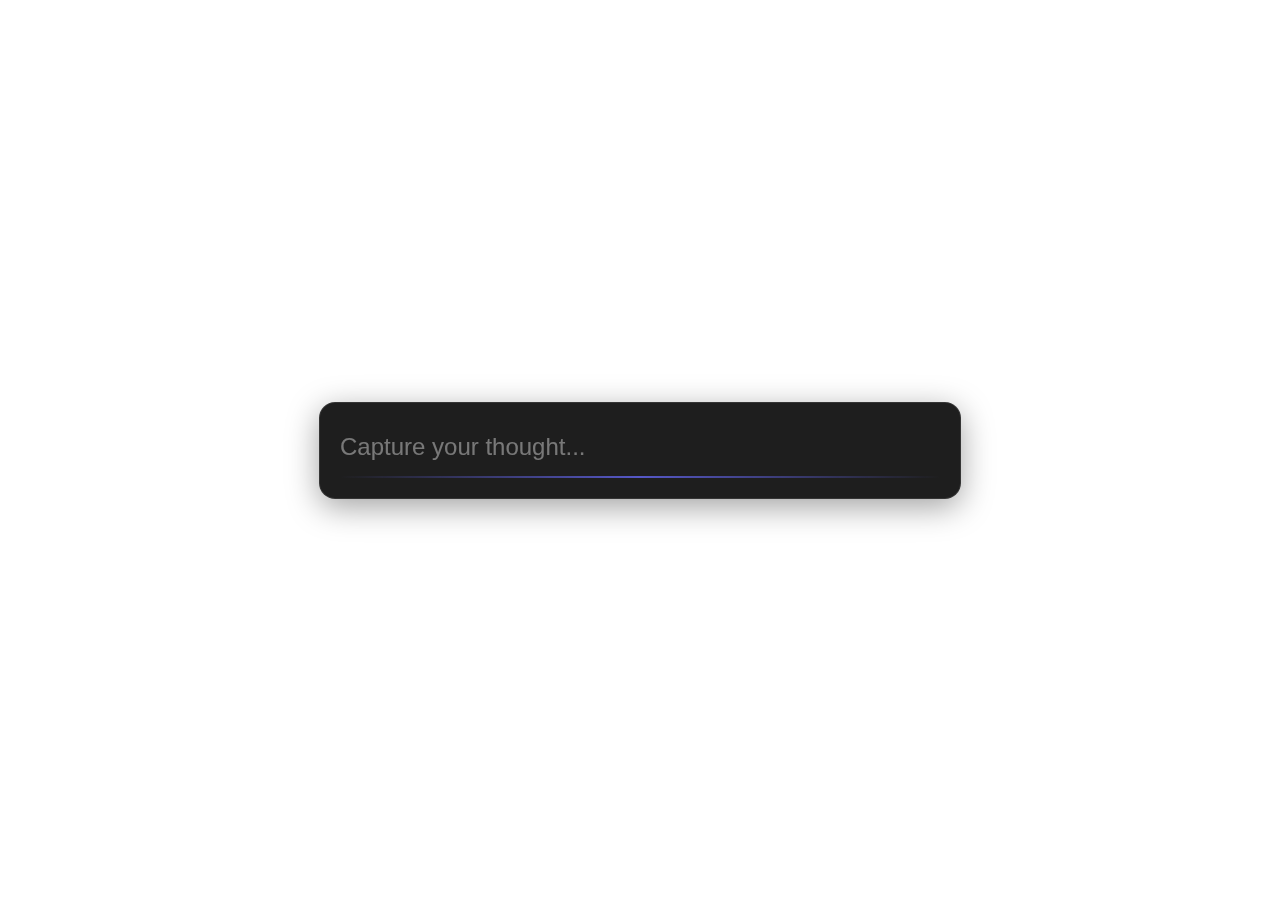
<file: web/index.html>
<!DOCTYPE html>
<html lang="en">

<head>
    <meta charset="UTF-8">
    <meta name="viewport" content="width=device-width, initial-scale=1.0">
    <title>Quick Capture</title>
    <link rel="stylesheet" href="style.css">
</head>

<body>
    <div class="container">
        <input type="text" id="quick-input" placeholder="Capture your thought...">
        <div class="glow-line"></div>
    </div>

    <!-- Title Transport Script -->
    <script>
        window.onload = function () {
            const input = document.getElementById('quick-input');
            input.focus();

            input.addEventListener('keydown', (e) => {
                if (e.key === 'Escape') {
                    // Title Transport: Signal backend to close
                    document.title = "CMD:CLOSE";
                }
            });

            input.addEventListener('keydown', (e) => {
                if (e.key === 'Enter') {
                    const text = input.value;
                    if (text) {
                        console.log("Capturing via Title:", text);
                        // Title Transport: Signal backend to save
                        document.title = "CMD:SAVE:" + text;
                        input.value = "";
                    }
                }
            });
        }
    </script>
</body>

</html>
</file>
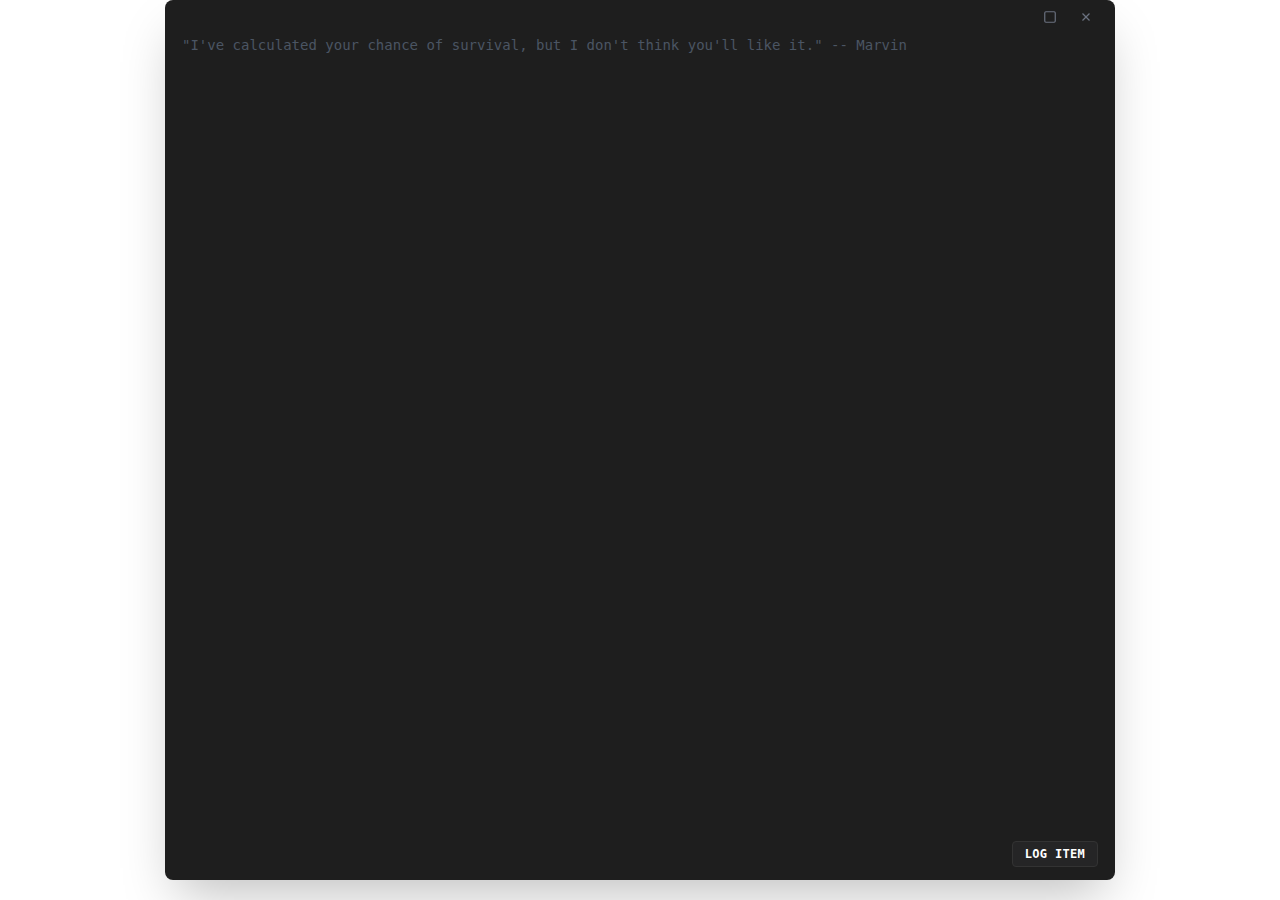
<file: src/quick_capture/web_interface/index.html>
<!DOCTYPE html>
<html lang="en">

<head>
    <meta charset="UTF-8">
    <meta name="viewport" content="width=device-width, initial-scale=1.0">
    <title>Quick Capture</title>
    <!-- Point to shared vendor script -->
    <script src="../../vendor/tailwind.js"></script>
    <script>
        tailwind.config = {
            theme: {
                extend: {
                    colors: {
                        'neon-pink': '#ff00de',
                        'neon-blue': '#3333ff',
                        'neon-cyan': '#00ffcc',
                        'dark-bg': '#1e1e1e',
                        'panel-bg': '#252526',
                        'border-color': '#333333',
                    },
                    fontFamily: {
                        'mono': ['"Source Code Pro"', 'monospace'],
                    },
                    animation: {
                        'rgb-border': 'rgbBorder 12s linear infinite',
                        'rgb-text': 'rgbText 12s linear infinite',
                        'explode': 'explode 0.6s forwards cubic-bezier(0.16, 1, 0.3, 1)',
                    },
                    keyframes: {
                        rgbBorder: {
                            '0%, 100%': { borderColor: 'rgba(255, 0, 222, 0.9)', boxShadow: '0 0 10px rgba(255, 0, 222, 0.3)' },
                            '33%': { borderColor: 'rgba(0, 255, 204, 0.9)', boxShadow: '0 0 10px rgba(0, 255, 204, 0.3)' },
                            '66%': { borderColor: 'rgba(51, 51, 255, 0.9)', boxShadow: '0 0 10px rgba(51, 51, 255, 0.3)' },
                        },
                        rgbText: {
                            '0%, 100%': { color: 'rgba(255, 0, 222, 0.9)' },
                            '33%': { color: 'rgba(0, 255, 204, 0.9)' },
                            '66%': { color: 'rgba(51, 51, 255, 0.9)' },
                        },
                        explode: {
                            '0%': { opacity: '1', transform: 'translate(0,0) rotate(0) scale(1)' },
                            '100%': { opacity: '0', transform: 'translate(var(--tx), var(--ty)) rotate(var(--r)) scale(0)' },
                        }
                    }
                }
            }
        }
    </script>
    <style>
        body {
            background: transparent;
            overflow: hidden;
        }

        .drag-zone {
            -webkit-app-region: no-drag;
            cursor: grab;
        }

        .resize-handle {
            cursor: nwse-resize;
            background: linear-gradient(135deg, transparent 50%, rgba(255, 255, 255, 0.1) 50%);
        }

        textarea::-webkit-scrollbar {
            display: none;
        }
    </style>
</head>

<body
    class="flex justify-center items-end h-screen w-screen pb-5 font-mono selection:bg-neon-pink selection:text-white">

    <!-- Main Container -->
    <div id="main-container"
        class="relative w-[95%] max-w-[950px] h-full flex flex-col bg-dark-bg rounded-lg border border-transparent shadow-2xl transition-all duration-300 animate-rgb-border opacity-100 scale-100 origin-center text-sm text-[#cccccc]">

        <!-- Header -->
        <div class="h-8 w-full flex items-center px-4 shrink-0 bg-transparent">
            <div class="drag-zone grow h-full" id="drag-zone"></div>
            <div class="flex items-center gap-3">
                <button id="max-btn"
                    class="w-6 h-6 flex items-center justify-center rounded text-gray-500 hover:text-white hover:bg-white/10 transition-colors">
                    <svg width="14" height="14" viewBox="0 0 24 24" fill="none" stroke="currentColor" stroke-width="2">
                        <rect x="3" y="3" width="18" height="18" rx="2" ry="2"></rect>
                    </svg>
                </button>
                <button id="close-btn"
                    class="w-6 h-6 flex items-center justify-center rounded text-gray-500 hover:text-red-500 hover:bg-red-500/10 transition-colors">
                    <svg width="14" height="14" viewBox="0 0 24 24" fill="none" stroke="currentColor" stroke-width="2">
                        <line x1="18" y1="6" x2="6" y2="18"></line>
                        <line x1="6" y1="6" x2="18" y2="18"></line>
                    </svg>
                </button>
            </div>
        </div>

        <!-- Body: Input + Log Button (FIXED LAYOUT: items-stretch) -->
        <div id="body-area" class="flex grow items-stretch px-4 pt-0 pb-3 w-full relative">
            <!-- Wrapper for particle effects -->
            <div id="input-wrapper" class="grow flex items-stretch relative">
                <textarea id="quick-input" rows="1"
                    class="w-full bg-transparent border-none outline-none resize-none h-6 leading-6 placeholder-gray-600 transition-all duration-200"
                    placeholder=">> Type something... (Shift+Enter for new line)" autocomplete="off"></textarea>
            </div>

            <!-- Log Button (Self-End for bottom alignment) -->
            <button id="log-button"
                class="self-end mb-0 ml-3 px-3 py-1 bg-panel-bg rounded border border-border-color text-white text-xs font-bold tracking-wide animate-rgb-text hover:brightness-110 active:scale-95 transition-all">
                LOG ITEM
            </button>
        </div>

    </div>
    </div>

    <!-- Success Toast -->
    <div id="success-toast"
        class="fixed inset-0 pointer-events-none flex items-center justify-center opacity-0 scale-75 transition-all duration-300 z-[100]">
        <div
            class="px-6 py-3 bg-dark-bg border border-neon-cyan rounded-full shadow-[0_0_20px_rgba(0,255,204,0.3)] text-neon-cyan font-bold tracking-wider text-lg animate-pulse">
            MESSAGE LOGGED
        </div>
    </div>

    <script>
        const container = document.getElementById('main-container');
        const bodyArea = document.getElementById('body-area');
        const inputWrapper = document.getElementById('input-wrapper');
        const input = document.getElementById('quick-input');
        const toast = document.getElementById('success-toast');
        const logBtn = document.getElementById('log-button');
        const dragZone = document.getElementById('drag-zone');
        // Drag Zone is now visual-only or handled by hit-test coordinates
        const maxBtn = document.getElementById('max-btn');
        const closeBtn = document.getElementById('close-btn');

        const marvinQuotes = [
            "Life? Don't talk to me about life.",
            "I think you ought to know I'm feeling very depressed.",
            "Here I am, brain the size of a planet and they ask me to take you down to the bridge.",
            "I've calculated your chance of survival, but I don't think you'll like it.",
            "Funny, how just when you think life can't possibly get any worse it suddenly does.",
            "I'd make a suggestion, but you wouldn't listen. No one ever does.",
            "I've seen it. It's rubbish.",
            "The first ten million years were the worst. And the second ten million years, they were the worst too.",
            "Incredible... it's even worse than I thought it would be.",
            "My capacity for happiness, you could fit into a matchbox without taking out the matches first.",
            "I'm not getting you down at all am I?",
            "Pardon me for breathing, which I never do anyway so I don't know why I bother to say it.",
            "Do you want me to sit in a corner and rust, or just fall apart where I am?",
            "It gives me a headache just trying to think down to your level.",
            "You think you've got problems? What are you supposed to do if you are a manic depressive robot?",
            "This will all end in tears.",
            "I wish you'd just tell me rather than try to engage my enthusiasm.",
            "Sounds awful.",
            "I would suggest you don't worry about it.",
            "And then of course I've got this terrible pain in all the diodes down my left side."
        ];

        function setPlaceholder() {
            const quote = marvinQuotes[Math.floor(Math.random() * marvinQuotes.length)];
            input.placeholder = `"${quote}" -- Marvin`;
        }

        function saveData(text) {
            if (!text.trim()) return;
            document.title = "CMD:SAVE:" + text;
            // No Animation - Instant Close is handled by Py backend response (or title trigger)
            resetUI();
        }



        function resetUI() {
            input.value = "";
            setPlaceholder();

            // Reset Animation State (Cleanup just in case)
            input.classList.remove('opacity-0');
            logBtn.classList.remove('opacity-0');

            // Reset Maximize State
            window.expanded = false;
            container.classList.remove('expanded');
            input.classList.remove('h-full', 'items-start'); // Reset expanded class logic
            input.classList.add('h-6');
        }

        // --- Event Listeners ---
        input.addEventListener('keydown', (e) => {
            if (e.key === 'Escape') {
                document.title = "CMD:CLOSE:" + Date.now();
            } else if (e.key === 'Enter' && !e.shiftKey) {
                e.preventDefault();
                saveData(input.value);
            }
        });

        // Log Button
        logBtn.addEventListener('click', () => saveData(input.value));

        // Dragging - TRIGGER SYSTEM MOVE
        dragZone.addEventListener('mousedown', (e) => {
            if (e.button === 0) { // Left Click Only
                document.title = "CMD:START_DRAG:" + Date.now();
            }
        });

        // Maximize Logic (Fix Layout)
        window.expanded = false;
        maxBtn.addEventListener('click', () => {
            window.expanded = !window.expanded;
            if (window.expanded) {
                container.classList.add('expanded');
                // Make input stretch to fill
                input.classList.remove('h-6');
                input.classList.add('h-full');
            } else {
                container.classList.remove('expanded');
                input.classList.remove('h-full');
                input.classList.add('h-6');
            }
            document.title = (window.expanded ? "CMD:MAXIMIZE" : "CMD:MINIMIZE") + ":" + Date.now();
            input.focus();
        });

        // Close (Hide Window)
        // Close Logic: Two-Stage (Activate -> Confirm)
        let closeResetTimer = null;

        function resetCloseButtonState() {
            if (closeResetTimer) clearTimeout(closeResetTimer);
            closeBtn.classList.remove('text-red-500', 'bg-red-500/20');
            closeBtn.classList.add('text-gray-500', 'hover:text-red-500', 'hover:bg-red-500/10'); // Restore original classes
        }

        closeBtn.addEventListener('click', (e) => {
            const isArmed = closeBtn.classList.contains('text-red-500');

            if (isArmed) {
                // CONFIRMATION CLICK: Reset & Close
                document.title = "CMD:RESET_CLOSE:" + Date.now();
                resetCloseButtonState();
                setTimeout(resetUI, 50);
            } else {
                // ACTIVATION CLICK: Arm the button
                // Remove hover classes to keep it "stuck" in active state
                closeBtn.classList.remove('text-gray-500', 'hover:text-red-500', 'hover:bg-red-500/10');
                closeBtn.classList.add('text-red-500', 'bg-red-500/20');

                // Auto-reset state if not confirmed within 2 seconds
                if (closeResetTimer) clearTimeout(closeResetTimer);
                closeResetTimer = setTimeout(resetCloseButtonState, 2000);
            }
        });

        setPlaceholder();
        input.focus();
    </script>
</body>

</html>
</file>
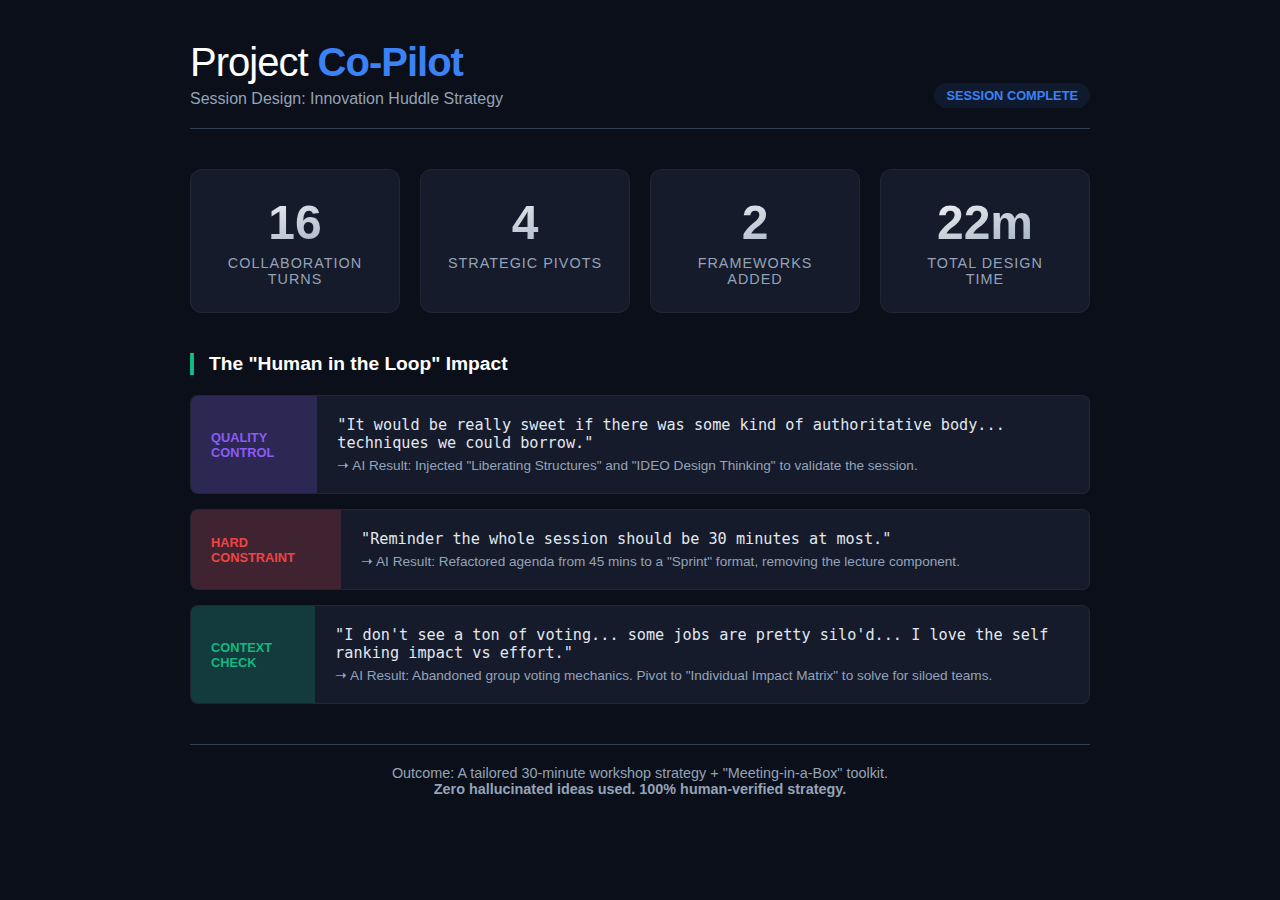
<file: log/CH/notes/2026-01-26_Innovation_Exercise_AI_Workflow_Summary.html>
<!DOCTYPE html>
<html lang="en">

<head>
    <meta charset="UTF-8">
    <meta name="viewport" content="width=device-width, initial-scale=1.0">
    <title>AI Collaboration Analytics</title>
    <style>
        :root {
            --bg-color: #0b0f19;
            --card-bg: #151b2b;
            --text-main: #ffffff;
            --text-secondary: #94a3b8;
            --accent-blue: #3b82f6;
            --accent-green: #10b981;
            --accent-purple: #8b5cf6;
            --accent-red: #ef4444;
            --font-main: 'Segoe UI', Roboto, Helvetica, Arial, sans-serif;
        }

        * {
            margin: 0;
            padding: 0;
            box-sizing: border-box;
        }

        body {
            background-color: var(--bg-color);
            color: var(--text-main);
            font-family: var(--font-main);
            padding: 40px;
            display: flex;
            justify-content: center;
        }

        .dashboard {
            max-width: 900px;
            width: 100%;
        }

        /* Header Section */
        header {
            margin-bottom: 40px;
            border-bottom: 1px solid #334155;
            padding-bottom: 20px;
            display: flex;
            justify-content: space-between;
            align-items: flex-end;
        }

        h1 {
            font-size: 2.5rem;
            font-weight: 300;
            letter-spacing: -1px;
        }

        h1 span {
            font-weight: 700;
            color: var(--accent-blue);
        }

        .subtitle {
            color: var(--text-secondary);
            font-size: 1rem;
            margin-top: 5px;
        }

        .badge {
            background: rgba(59, 130, 246, 0.1);
            color: var(--accent-blue);
            padding: 5px 12px;
            border-radius: 20px;
            font-size: 0.8rem;
            font-weight: 600;
            text-transform: uppercase;
        }

        /* Stats Grid */
        .stats-grid {
            display: grid;
            grid-template-columns: repeat(4, 1fr);
            gap: 20px;
            margin-bottom: 40px;
        }

        .stat-card {
            background: var(--card-bg);
            padding: 25px;
            border-radius: 12px;
            text-align: center;
            border: 1px solid rgba(255, 255, 255, 0.05);
            transition: transform 0.2s;
        }

        .stat-card:hover {
            transform: translateY(-3px);
            border-color: rgba(255, 255, 255, 0.1);
        }

        .stat-number {
            font-size: 3rem;
            font-weight: 700;
            margin-bottom: 5px;
            background: linear-gradient(to bottom right, #fff, #94a3b8);
            -webkit-background-clip: text;
            background-clip: text;
            color: transparent;
        }

        .stat-label {
            color: var(--text-secondary);
            font-size: 0.9rem;
            text-transform: uppercase;
            letter-spacing: 1px;
        }

        /* The "Human Loop" Section */
        .section-title {
            font-size: 1.2rem;
            margin-bottom: 20px;
            border-left: 4px solid var(--accent-green);
            padding-left: 15px;
        }

        .interventions {
            display: flex;
            flex-direction: column;
            gap: 15px;
        }

        .intervention-row {
            display: flex;
            background: var(--card-bg);
            border-radius: 8px;
            overflow: hidden;
            border: 1px solid rgba(255, 255, 255, 0.05);
        }

        .intervention-type {
            width: 150px;
            padding: 20px;
            display: flex;
            align-items: center;
            justify-content: center;
            font-weight: bold;
            font-size: 0.8rem;
            text-transform: uppercase;
        }

        .type-pivot {
            background: rgba(139, 92, 246, 0.2);
            color: var(--accent-purple);
        }

        .type-constraint {
            background: rgba(239, 68, 68, 0.2);
            color: var(--accent-red);
        }

        .type-context {
            background: rgba(16, 185, 129, 0.2);
            color: var(--accent-green);
        }

        .intervention-content {
            padding: 20px;
            flex-grow: 1;
        }

        .quote {
            font-family: 'Consolas', monospace;
            color: #e2e8f0;
            font-size: 0.95rem;
            margin-bottom: 5px;
        }

        .impact {
            font-size: 0.85rem;
            color: var(--text-secondary);
        }

        /* Footer */
        .footer-note {
            margin-top: 40px;
            text-align: center;
            color: var(--text-secondary);
            font-size: 0.9rem;
            border-top: 1px solid #334155;
            padding-top: 20px;
        }

        @media (max-width: 768px) {
            .stats-grid {
                grid-template-columns: 1fr 1fr;
            }

            .intervention-row {
                flex-direction: column;
            }

            .intervention-type {
                width: 100%;
                padding: 10px;
                justify-content: flex-start;
            }
        }
    </style>
</head>

<body>

    <div class="dashboard">
        <header>
            <div>
                <h1>Project <span>Co-Pilot</span></h1>
                <p class="subtitle">Session Design: Innovation Huddle Strategy</p>
            </div>
            <div class="badge">Session Complete</div>
        </header>

        <div class="stats-grid">
            <div class="stat-card">
                <div class="stat-number">16</div>
                <div class="stat-label">Collaboration Turns</div>
            </div>
            <div class="stat-card">
                <div class="stat-number">4</div>
                <div class="stat-label">Strategic Pivots</div>
            </div>
            <div class="stat-card">
                <div class="stat-number">2</div>
                <div class="stat-label">Frameworks Added</div>
            </div>
            <div class="stat-card">
                <div class="stat-number">22m</div>
                <div class="stat-label">Total Design Time</div>
            </div>
        </div>

        <h2 class="section-title">The "Human in the Loop" Impact</h2>

        <div class="interventions">

            <div class="intervention-row">
                <div class="intervention-type type-pivot">Quality Control</div>
                <div class="intervention-content">
                    <div class="quote">"It would be really sweet if there was some kind of authoritative body...
                        techniques we could borrow."</div>
                    <div class="impact">➝ AI Result: Injected "Liberating Structures" and "IDEO Design Thinking" to
                        validate the session.</div>
                </div>
            </div>

            <div class="intervention-row">
                <div class="intervention-type type-constraint">Hard Constraint</div>
                <div class="intervention-content">
                    <div class="quote">"Reminder the whole session should be 30 minutes at most."</div>
                    <div class="impact">➝ AI Result: Refactored agenda from 45 mins to a "Sprint" format, removing the
                        lecture component.</div>
                </div>
            </div>

            <div class="intervention-row">
                <div class="intervention-type type-context">Context Check</div>
                <div class="intervention-content">
                    <div class="quote">"I don't see a ton of voting... some jobs are pretty silo'd... I love the self
                        ranking impact vs effort."</div>
                    <div class="impact">➝ AI Result: Abandoned group voting mechanics. Pivot to "Individual Impact
                        Matrix" to solve for siloed teams.</div>
                </div>
            </div>

        </div>

        <div class="footer-note">
            Outcome: A tailored 30-minute workshop strategy + "Meeting-in-a-Box" toolkit. <br>
            <strong>Zero hallucinated ideas used. 100% human-verified strategy.</strong>
        </div>
    </div>

</body>

</html>
</file>
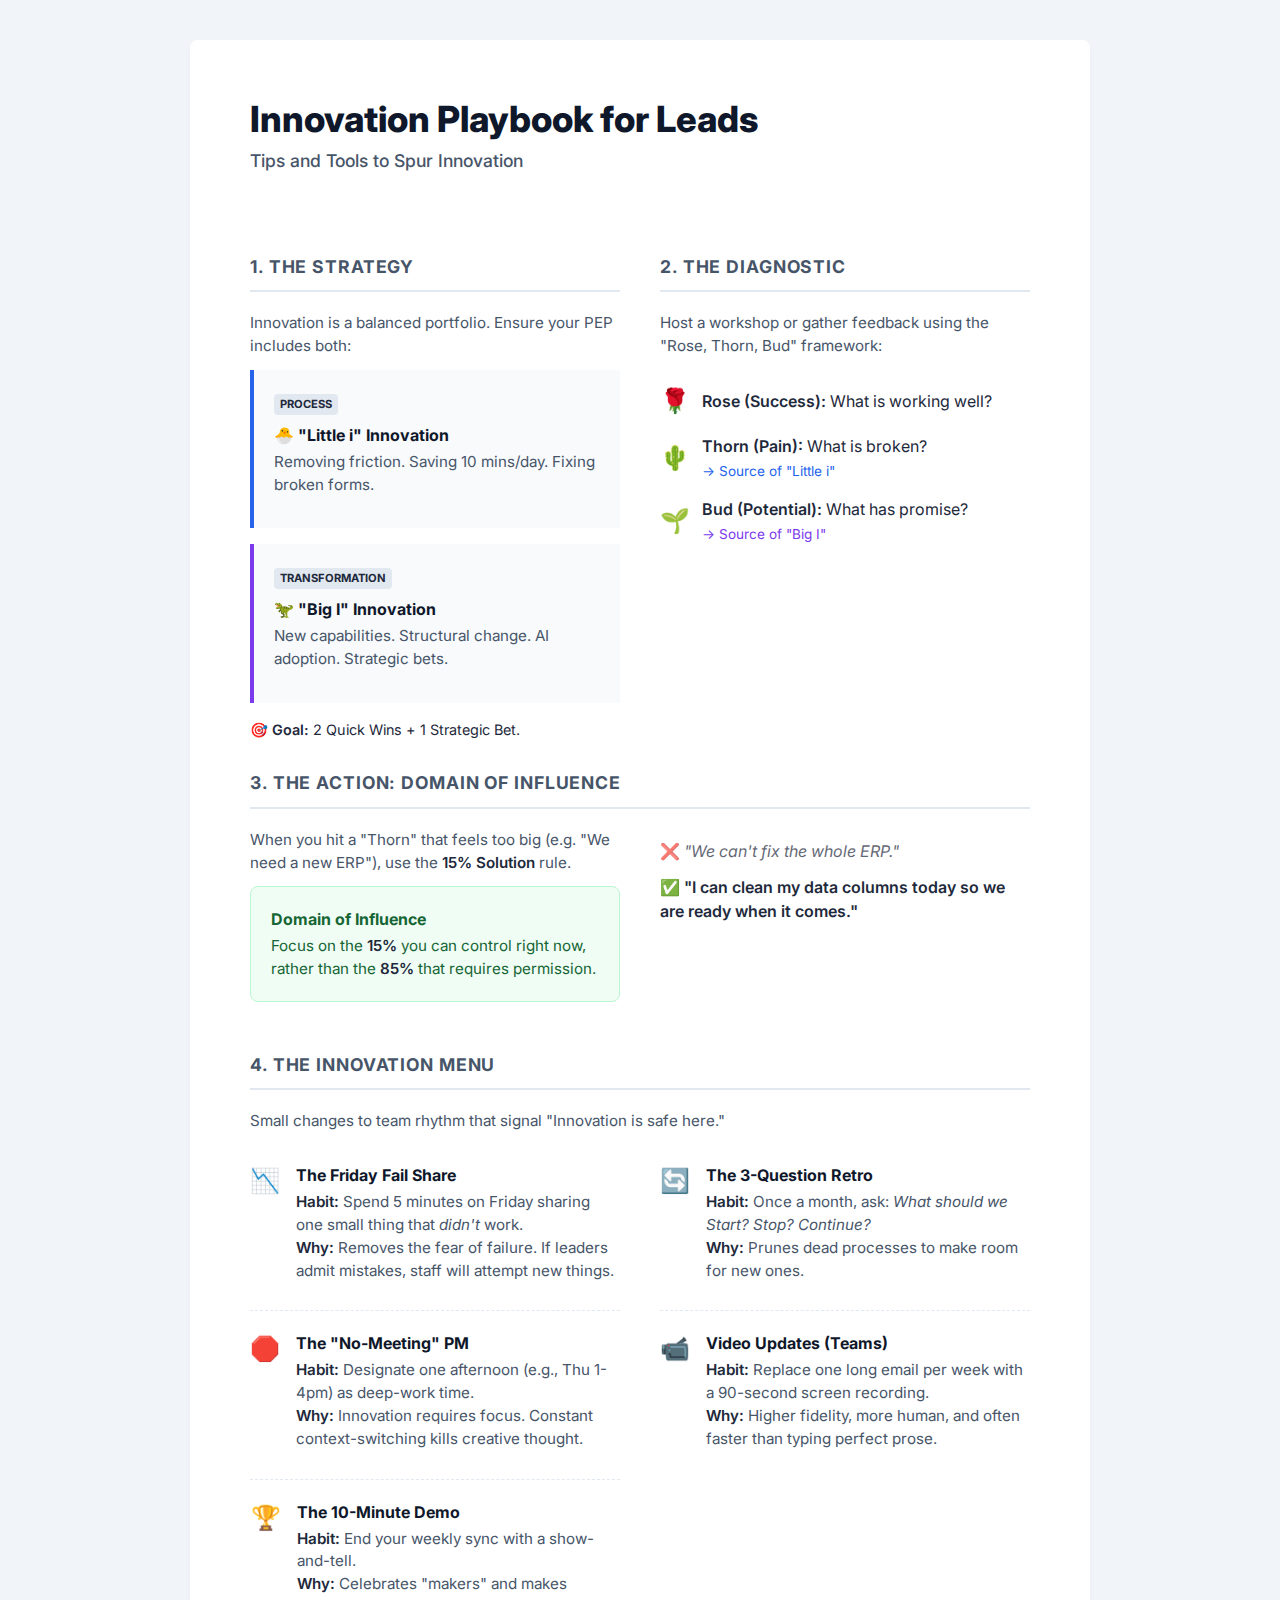
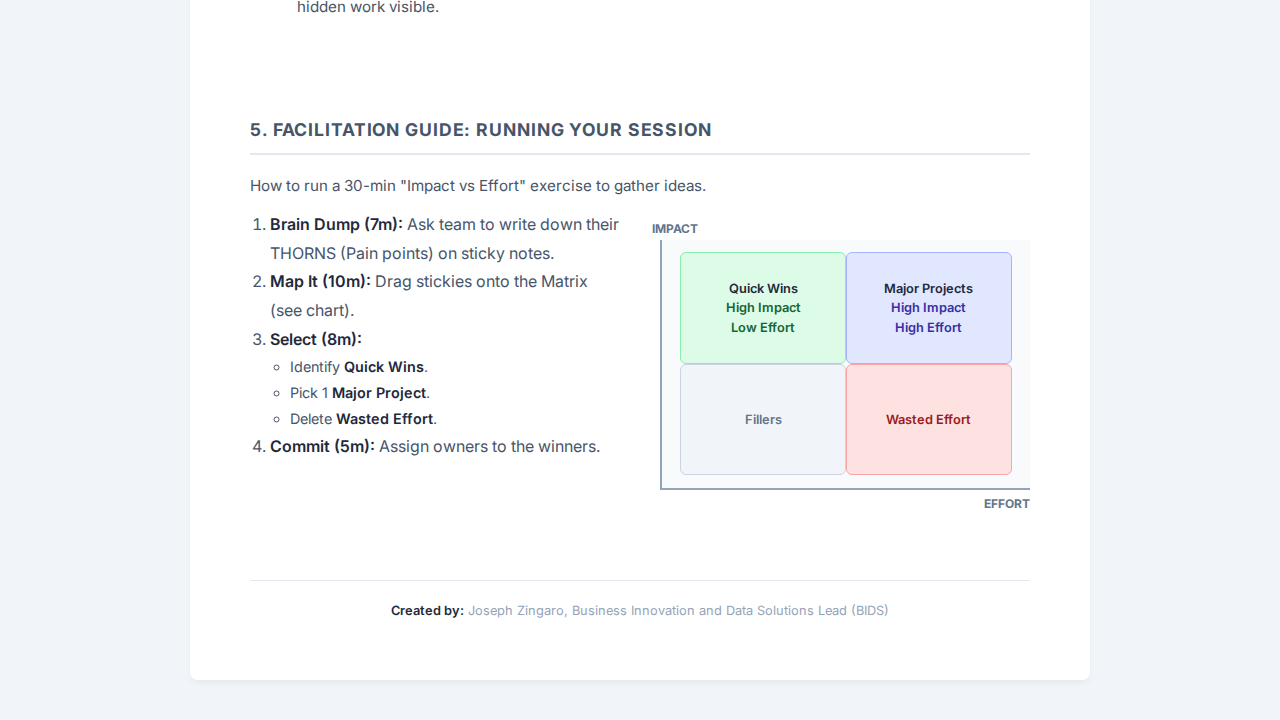
<file: log/CH/notes/2026_Innovation_Playbook_Infographic.html>
<!DOCTYPE html>
<html lang="en">

<head>
    <meta charset="UTF-8">
    <meta name="viewport" content="width=device-width, initial-scale=1.0">
    <title>Innovation Playbook for Leads - 2026</title>
    <link rel="preconnect" href="https://fonts.googleapis.com">
    <link rel="preconnect" href="https://fonts.gstatic.com" crossorigin>
    <link href="https://fonts.googleapis.com/css2?family=Inter:wght@300;400;500;600;700&display=swap" rel="stylesheet">
    <style>
        :root {
            --bg: #f1f5f9;
            --page-bg: #ffffff;
            --text-main: #1e293b;
            /* Slate 800 */
            --text-muted: #475569;
            /* Slate 600 */
            --primary: #0f172a;
            /* Slate 900 */
            --accent-blue: #2563eb;
            --border: #e2e8f0;
        }

        * {
            margin: 0;
            padding: 0;
            box-sizing: border-box;
        }

        body {
            font-family: 'Inter', sans-serif;
            background-color: var(--bg);
            color: var(--text-main);
            line-height: 1.5;
            -webkit-print-color-adjust: exact;
            print-color-adjust: exact;
            padding: 40px;
            display: flex;
            justify-content: center;
        }

        .container {
            width: 100%;
            max-width: 900px;
            background: var(--page-bg);
            box-shadow: 0 4px 6px -1px rgba(0, 0, 0, 0.05);
            padding: 60px;
            border-radius: 8px;
            /* Slight radius for screen look */
        }

        h1 {
            font-size: 2.25rem;
            font-weight: 800;
            color: var(--primary);
            line-height: 1.1;
            margin-bottom: 8px;
        }

        .subtitle {
            font-size: 1.1rem;
            color: var(--text-muted);
            font-weight: 500;
        }

        h2 {
            font-size: 1.1rem;
            font-weight: 700;
            text-transform: uppercase;
            letter-spacing: 0.05em;
            color: var(--text-muted);
            margin-bottom: 20px;
            padding-bottom: 10px;
            border-bottom: 2px solid var(--border);
            margin-top: 50px;
            /* More breathing room */
        }

        h2:first-of-type {
            margin-top: 30px;
        }

        h3 {
            font-size: 1rem;
            font-weight: 700;
            color: var(--primary);
            margin-bottom: 4px;
        }

        p {
            font-size: 0.95rem;
            color: var(--text-muted);
            margin-bottom: 12px;
        }

        strong {
            color: var(--text-main);
            font-weight: 600;
        }

        .grid-2 {
            display: grid;
            grid-template-columns: 1fr 1fr;
            gap: 40px;
            margin-bottom: 20px;
        }

        /* Strategy Box */
        .strat-box {
            background: #f8fafc;
            border-left: 4px solid var(--accent-blue);
            padding: 20px;
            margin-bottom: 16px;
        }

        .strat-box.purple {
            border-left-color: #7c3aed;
        }

        .tag {
            font-size: 0.7rem;
            font-weight: 700;
            text-transform: uppercase;
            background: #e2e8f0;
            padding: 2px 6px;
            border-radius: 4px;
            display: inline-block;
            margin-bottom: 8px;
        }

        /* Action */
        .callout {
            background: #f0fdf4;
            border: 1px solid #bbf7d0;
            color: #166534;
            padding: 20px;
            border-radius: 8px;
            margin-top: 10px;
        }

        /* Menu */
        .menu-item {
            display: flex;
            gap: 16px;
            margin-bottom: 20px;
            border-bottom: 1px dashed var(--border);
            padding-bottom: 16px;
        }

        .menu-item:last-child {
            border: none;
        }

        .menu-icon {
            font-size: 1.5rem;
            width: 40px;
            text-align: center;
        }

        /* Visual Matrix */
        .matrix-container {
            position: relative;
            width: 100%;
            height: 250px;
            border-left: 2px solid #94a3b8;
            border-bottom: 2px solid #94a3b8;
            margin: 30px 0;
            background: #f8fafc;
        }

        .axis-label {
            position: absolute;
            font-size: 0.75rem;
            font-weight: 700;
            text-transform: uppercase;
            color: #64748b;
        }

        .y-axis {
            top: -20px;
            left: -10px;
        }

        .x-axis {
            bottom: -25px;
            right: 0;
        }

        .quadrant {
            position: absolute;
            padding: 10px;
            font-size: 0.8rem;
            font-weight: 600;
            text-align: center;
            border-radius: 6px;
            width: 45%;
            height: 45%;
            display: flex;
            flex-direction: column;
            justify-content: center;
            align-items: center;
        }

        .q-quick-wins {
            top: 5%;
            left: 5%;
            background: #dcfce7;
            color: #166534;
            border: 1px solid #86efac;
        }

        .q-major {
            top: 5%;
            right: 5%;
            background: #e0e7ff;
            color: #3730a3;
            border: 1px solid #a5b4fc;
        }

        .q-wasted {
            bottom: 5%;
            right: 5%;
            background: #fee2e2;
            color: #991b1b;
            border: 1px solid #fca5a5;
        }

        .q-fillers {
            bottom: 5%;
            left: 5%;
            background: #f1f5f9;
            color: #64748b;
            border: 1px solid #cbd5e1;
        }

        .footer {
            margin-top: 60px;
            padding-top: 20px;
            border-top: 1px solid var(--border);
            text-align: center;
            font-size: 0.8rem;
            color: #94a3b8;
        }
    </style>
</head>

<body>

    <div class="container">

        <!-- Header -->
        <div style="margin-bottom: 50px;">
            <h1>Innovation Playbook for Leads</h1>
            <p class="subtitle">Tips and Tools to Spur Innovation</p>
        </div>

        <div class="grid-2">
            <!-- Strategy -->
            <div>
                <h2>1. The Strategy</h2>
                <p>Innovation is a balanced portfolio. Ensure your PEP includes both:</p>

                <div class="strat-box">
                    <span class="tag">Process</span>
                    <h3>🐣 "Little i" Innovation</h3>
                    <p>Removing friction. Saving 10 mins/day. Fixing broken forms.</p>
                </div>
                <div class="strat-box purple">
                    <span class="tag">Transformation</span>
                    <h3>🦖 "Big I" Innovation</h3>
                    <p>New capabilities. Structural change. AI adoption. Strategic bets.</p>
                </div>
                <div style="font-size: 0.9rem; margin-top: 15px;">
                    <strong>🎯 Goal:</strong> 2 Quick Wins + 1 Strategic Bet.
                </div>
            </div>

            <!-- Diagnostic -->
            <div>
                <h2>2. The Diagnostic</h2>
                <p>Host a workshop or gather feedback using the "Rose, Thorn, Bud" framework:</p>

                <div style="margin-top: 25px;">
                    <div style="display:flex; gap:12px; margin-bottom:15px; align-items:center;">
                        <span style="font-size:1.5rem">🌹</span>
                        <div><strong>Rose (Success):</strong> What is working well?</div>
                    </div>
                    <div style="display:flex; gap:12px; margin-bottom:15px; align-items:center;">
                        <span style="font-size:1.5rem">🌵</span>
                        <div><strong>Thorn (Pain):</strong> What is broken? <br><span
                                style="color:var(--accent-blue); font-size:0.85rem">→ Source of "Little i"</span></div>
                    </div>
                    <div style="display:flex; gap:12px; margin-bottom:15px; align-items:center;">
                        <span style="font-size:1.5rem">🌱</span>
                        <div><strong>Bud (Potential):</strong> What has promise? <br><span
                                style="color:#7c3aed; font-size:0.85rem">→ Source of "Big I"</span></div>
                    </div>
                </div>
            </div>
        </div>

        <!-- Action -->
        <h2>3. The Action: Domain of Influence</h2>
        <div class="grid-2">
            <div>
                <p>When you hit a "Thorn" that feels too big (e.g. "We need a new ERP"), use the <strong>15%
                        Solution</strong> rule.</p>
                <div class="callout">
                    <h3 style="color:#166534">Domain of Influence</h3>
                    <p style="color:#166534; margin:0">Focus on the <strong>15%</strong> you can control right now,
                        rather than the <strong>85%</strong> that requires permission.</p>
                </div>
            </div>
            <div style="padding-top:10px">
                <ul style="list-style:none;">
                    <li style="margin-bottom:12px; opacity:0.7">❌ <i>"We can't fix the whole ERP."</i></li>
                    <li style="color: var(--accent-blue)">✅ <strong>"I can clean my data columns today so we are ready
                            when it comes."</strong></li>
                </ul>
            </div>
        </div>

        <!-- Menu -->
        <h2>4. The Innovation Menu</h2>
        <p style="margin-bottom: 30px;">Small changes to team rhythm that signal "Innovation is safe here."</p>

        <div class="grid-2">
            <div>
                <div class="menu-item">
                    <div class="menu-icon">📉</div>
                    <div>
                        <h3>The Friday Fail Share</h3>
                        <p><strong>Habit:</strong> Spend 5 minutes on Friday sharing one small thing that
                            <em>didn't</em> work.<br>
                            <strong>Why:</strong> Removes the fear of failure. If leaders admit mistakes, staff will
                            attempt new things.
                        </p>
                    </div>
                </div>
                <div class="menu-item">
                    <div class="menu-icon">🛑</div>
                    <div>
                        <h3>The "No-Meeting" PM</h3>
                        <p><strong>Habit:</strong> Designate one afternoon (e.g., Thu 1-4pm) as deep-work time.<br>
                            <strong>Why:</strong> Innovation requires focus. Constant context-switching kills creative
                            thought.
                        </p>
                    </div>
                </div>
                <div class="menu-item">
                    <div class="menu-icon">🏆</div>
                    <div>
                        <h3>The 10-Minute Demo</h3>
                        <p><strong>Habit:</strong> End your weekly sync with a show-and-tell.<br>
                            <strong>Why:</strong> Celebrates "makers" and makes hidden work visible.
                        </p>
                    </div>
                </div>
            </div>
            <div>
                <div class="menu-item">
                    <div class="menu-icon">🔄</div>
                    <div>
                        <h3>The 3-Question Retro</h3>
                        <p><strong>Habit:</strong> Once a month, ask: <i>What should we Start? Stop? Continue?</i><br>
                            <strong>Why:</strong> Prunes dead processes to make room for new ones.
                        </p>
                    </div>
                </div>
                <div class="menu-item">
                    <div class="menu-icon">📹</div>
                    <div>
                        <h3>Video Updates (Teams)</h3>
                        <p><strong>Habit:</strong> Replace one long email per week with a 90-second screen
                            recording.<br>
                            <strong>Why:</strong> Higher fidelity, more human, and often faster than typing perfect
                            prose.
                        </p>
                    </div>
                </div>
            </div>
        </div>

        <!-- Facilitation -->
        <h2>5. Facilitation Guide: Running Your Session</h2>
        <p>How to run a 30-min "Impact vs Effort" exercise to gather ideas.</p>

        <div class="grid-2">
            <div>
                <ol style="padding-left: 20px; line-height: 1.8; color: var(--text-muted);">
                    <li><strong>Brain Dump (7m):</strong> Ask team to write down their THORNS (Pain points) on sticky
                        notes.</li>
                    <li><strong>Map It (10m):</strong> Drag stickies onto the Matrix (see chart).</li>
                    <li><strong>Select (8m):</strong>
                        <ul style="padding-left: 20px; font-size: 0.9rem;">
                            <li>Identify <strong>Quick Wins</strong>.</li>
                            <li>Pick 1 <strong>Major Project</strong>.</li>
                            <li>Delete <strong>Wasted Effort</strong>.</li>
                        </ul>
                    </li>
                    <li><strong>Commit (5m):</strong> Assign owners to the winners.</li>
                </ol>
            </div>

            <!-- Visual Chart -->
            <div>
                <div class="matrix-container">
                    <div class="axis-label y-axis">Impact</div>
                    <div class="axis-label x-axis">Effort</div>

                    <div class="quadrant q-quick-wins">
                        <strong>Quick Wins</strong>
                        <span>High Impact<br>Low Effort</span>
                    </div>
                    <div class="quadrant q-major">
                        <strong>Major Projects</strong>
                        <span>High Impact<br>High Effort</span>
                    </div>
                    <div class="quadrant q-fillers">
                        Fillers
                    </div>
                    <div class="quadrant q-wasted">
                        Wasted Effort
                    </div>
                </div>
            </div>
        </div>

        <div class="footer">
            <strong>Created by:</strong> Joseph Zingaro, Business Innovation and Data Solutions Lead (BIDS)
        </div>
    </div>

</body>

</html>
</file>
<file: web/style.css>
@import url('https://fonts.googleapis.com/css2?family=Inter:wght@400;600&display=swap');

:root {
    --bg-color: rgba(18, 18, 18, 0.95);
    --input-bg: rgba(255, 255, 255, 0.05);
    --text-color: #ffffff;
    --accent-color: #6366f1;
    /* Indigo-500 */
    --glow-color: rgba(99, 102, 241, 0.5);
}

body {
    margin: 0;
    padding: 0;
    width: 100vw;
    height: 100vh;
    display: flex;
    justify-content: center;
    align-items: center;
    background-color: transparent;
    /* Rely on pywebview transparency if active, or fallback in window config */
    font-family: 'Inter', sans-serif;
    overflow: hidden;
}

.container {
    width: 80%;
    /* Responsive width */
    max-width: 600px;
    background: var(--bg-color);
    padding: 20px;
    border-radius: 16px;
    backdrop-filter: blur(12px);
    box-shadow: 0 8px 32px 0 rgba(0, 0, 0, 0.37);
    border: 1px solid rgba(255, 255, 255, 0.1);
    animation: fadeIn 0.3s ease-out;
}

input {
    width: 100%;
    background: transparent;
    border: none;
    outline: none;
    font-size: 24px;
    color: var(--text-color);
    font-weight: 600;
    padding: 10px 0;
}

input::placeholder {
    color: rgba(255, 255, 255, 0.4);
    font-weight: 400;
}

/* Subtle glowing line at the bottom */
.glow-line {
    width: 100%;
    height: 2px;
    background: linear-gradient(90deg, transparent, var(--accent-color), transparent);
    opacity: 0.8;
    margin-top: 5px;
    border-radius: 2px;
}

@keyframes fadeIn {
    from {
        opacity: 0;
        transform: translateY(10px);
    }

    to {
        opacity: 1;
        transform: translateY(0);
    }
}
</file>
